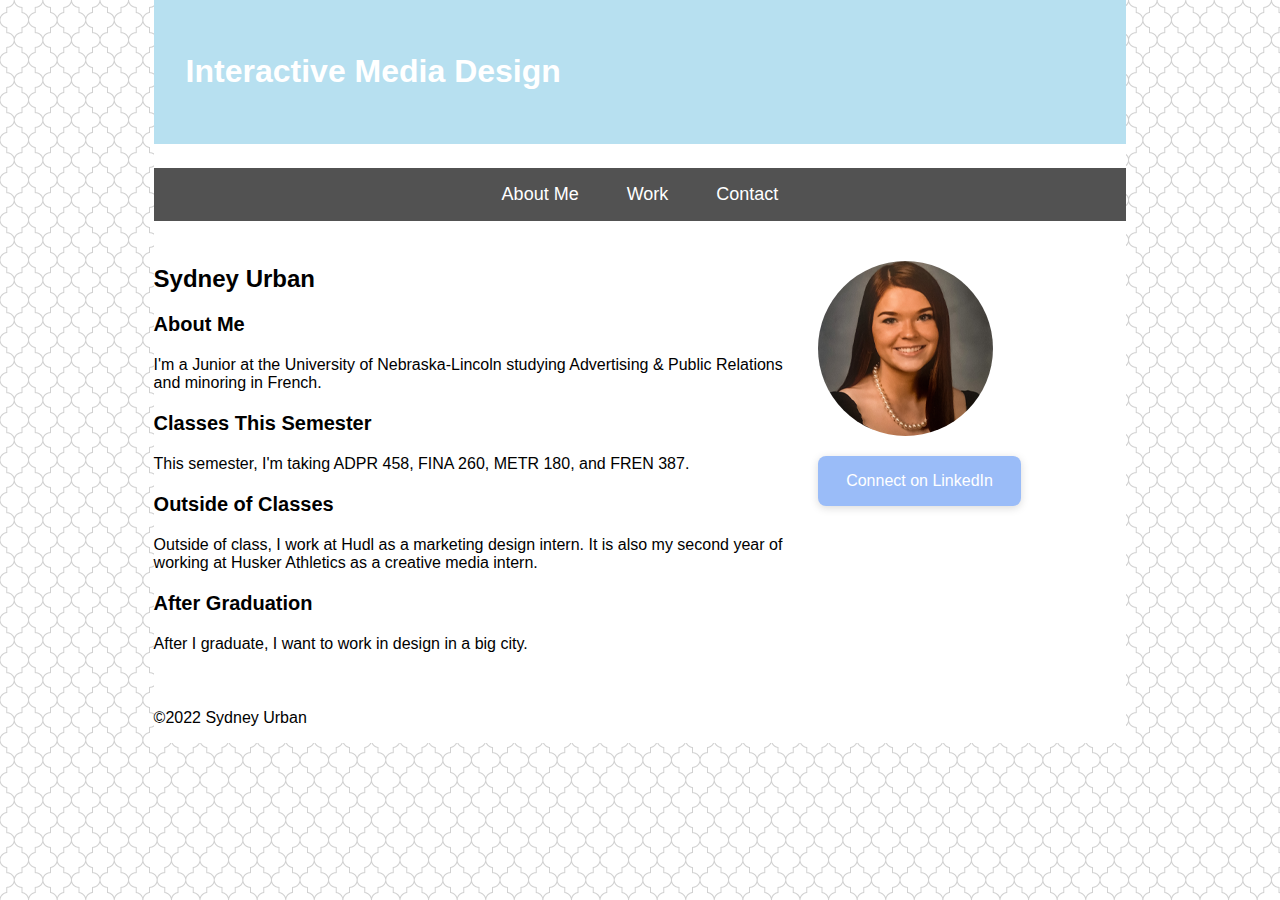
<file: assignments/index.html>
<!doctype html>
<html lang="en">
<head>
    <meta charset="UTF-8">
    <title>Assignments</title>
    <link rel="stylesheet" href="css/style.css">
</head>

<body>
    <div class="container">

    <header>
        <h1>Interactive Media Design</h1>
    </header>
<nav>
    <ul>
        <li> <a href="index.html"> About Me </a></li>
        <li> <a href="work.html"> Work </a></li>
        <li> <a href="contact.html"> Contact </a></li>
    </ul>
</nav>

<section class="col-span-8">
<h2>Sydney Urban</h2>

<h3> About Me</h3>
<p>I'm a Junior at the University of Nebraska-Lincoln studying Advertising & Public Relations and minoring in French. </p>

<h3>Classes This Semester</h3>
<p>This semester, I'm taking ADPR 458, FINA 260, METR 180, and FREN 387.</p>

<h3>Outside of Classes</h3>
<p>Outside of class, I work at Hudl as a marketing design intern. It is also my second year of working at Husker Athletics as a creative media intern. </p>

<h3>After Graduation</h3>
<p>After I graduate, I want to work in design in a big city. </p>
</section>


<aside class="col-span-4">
    <p><img src="images/headshot.png" alt="Photo of Sydney" class="circle"></p>
    <a href="https://www.linkedin.com" target="_blank" class="button">Connect on LinkedIn</a>
</aside>

<footer>
    <p>&copy;2022 Sydney Urban</p>
</footer>

</div> <!-- container closes -->
</body>
</html>
</file>
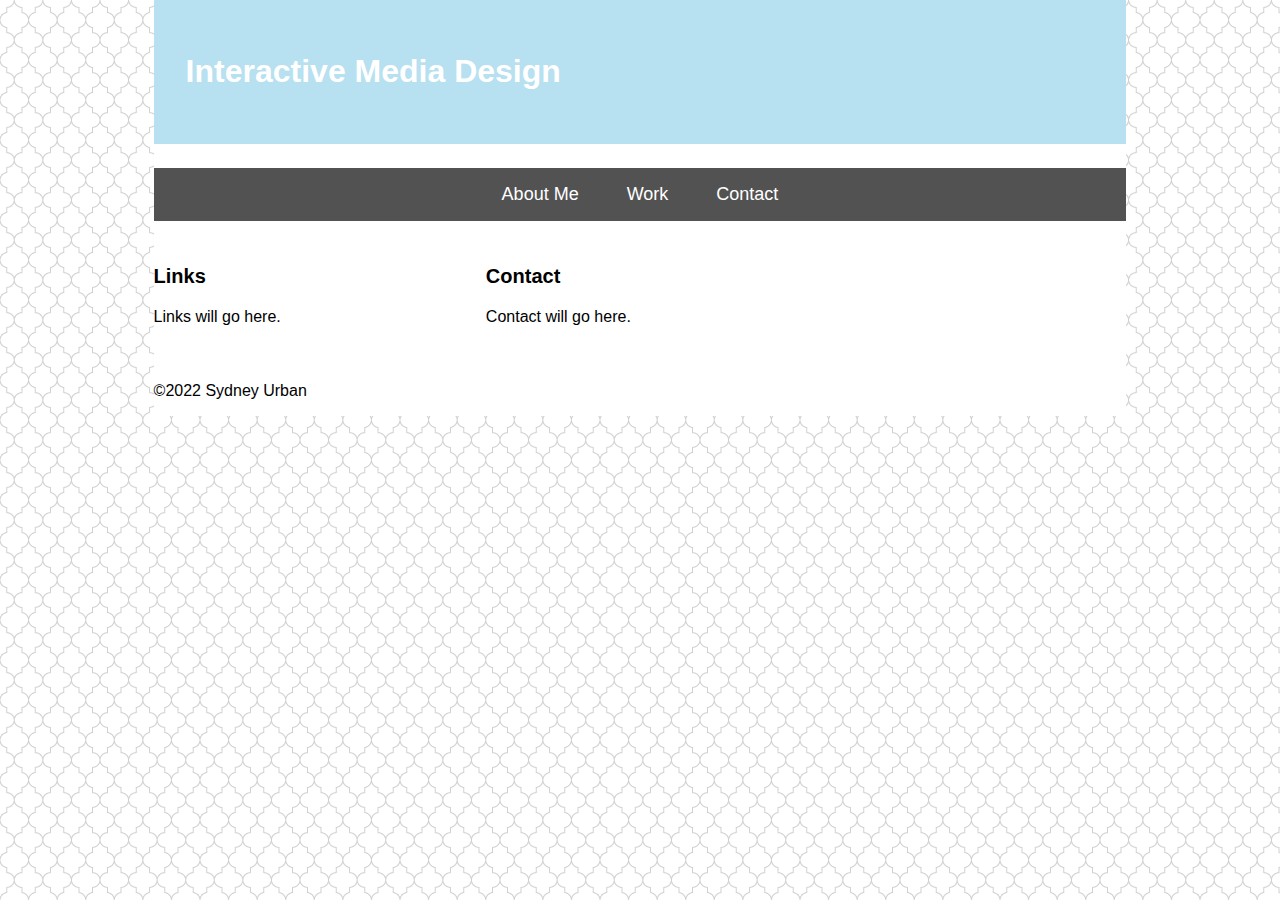
<file: assignments/contact.html>
<!doctype html>
<html lang="en">
<head>
    <meta charset="UTF-8">
    <title>Assignments</title>
    <link rel="stylesheet" href="css/style.css">
</head>

<body>
    <div class="container">

    <header>
        <h1>Interactive Media Design</h1>
    </header>
<nav>
    <ul>
        <li> <a href="index.html"> About Me </a></li>
        <li> <a href="work.html"> Work </a></li>
        <li> <a href="contact.html"> Contact </a></li>
    </ul>
</nav>



<section class="col-span-4">
<h3>Links</h3>
<p>Links will go here.</p>
</section>

<section class="col-span-8">
    <h3>Contact</h3>
    <p>Contact will go here.</p>
</section>


<footer>
    <p>&copy;2022 Sydney Urban</p>
</footer>

</div> <!-- container closes -->
</body>
</html>
</file>
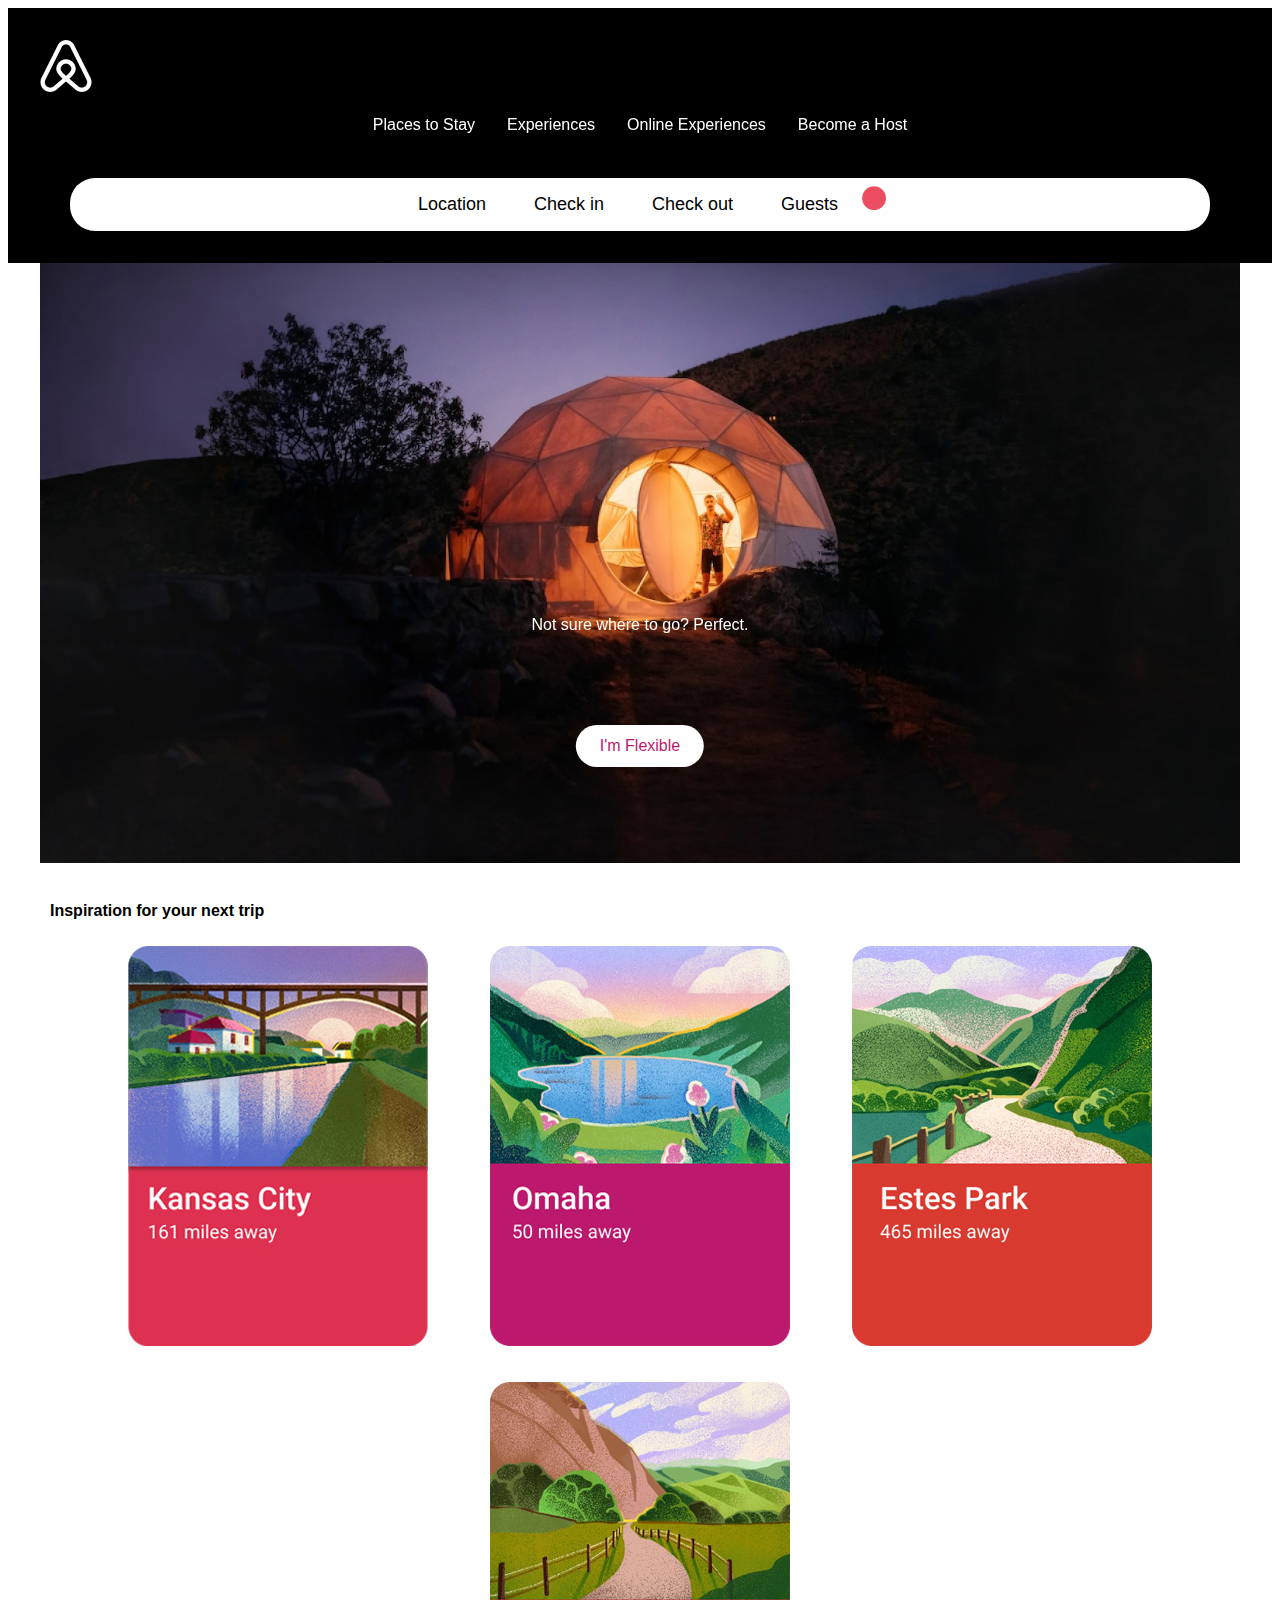
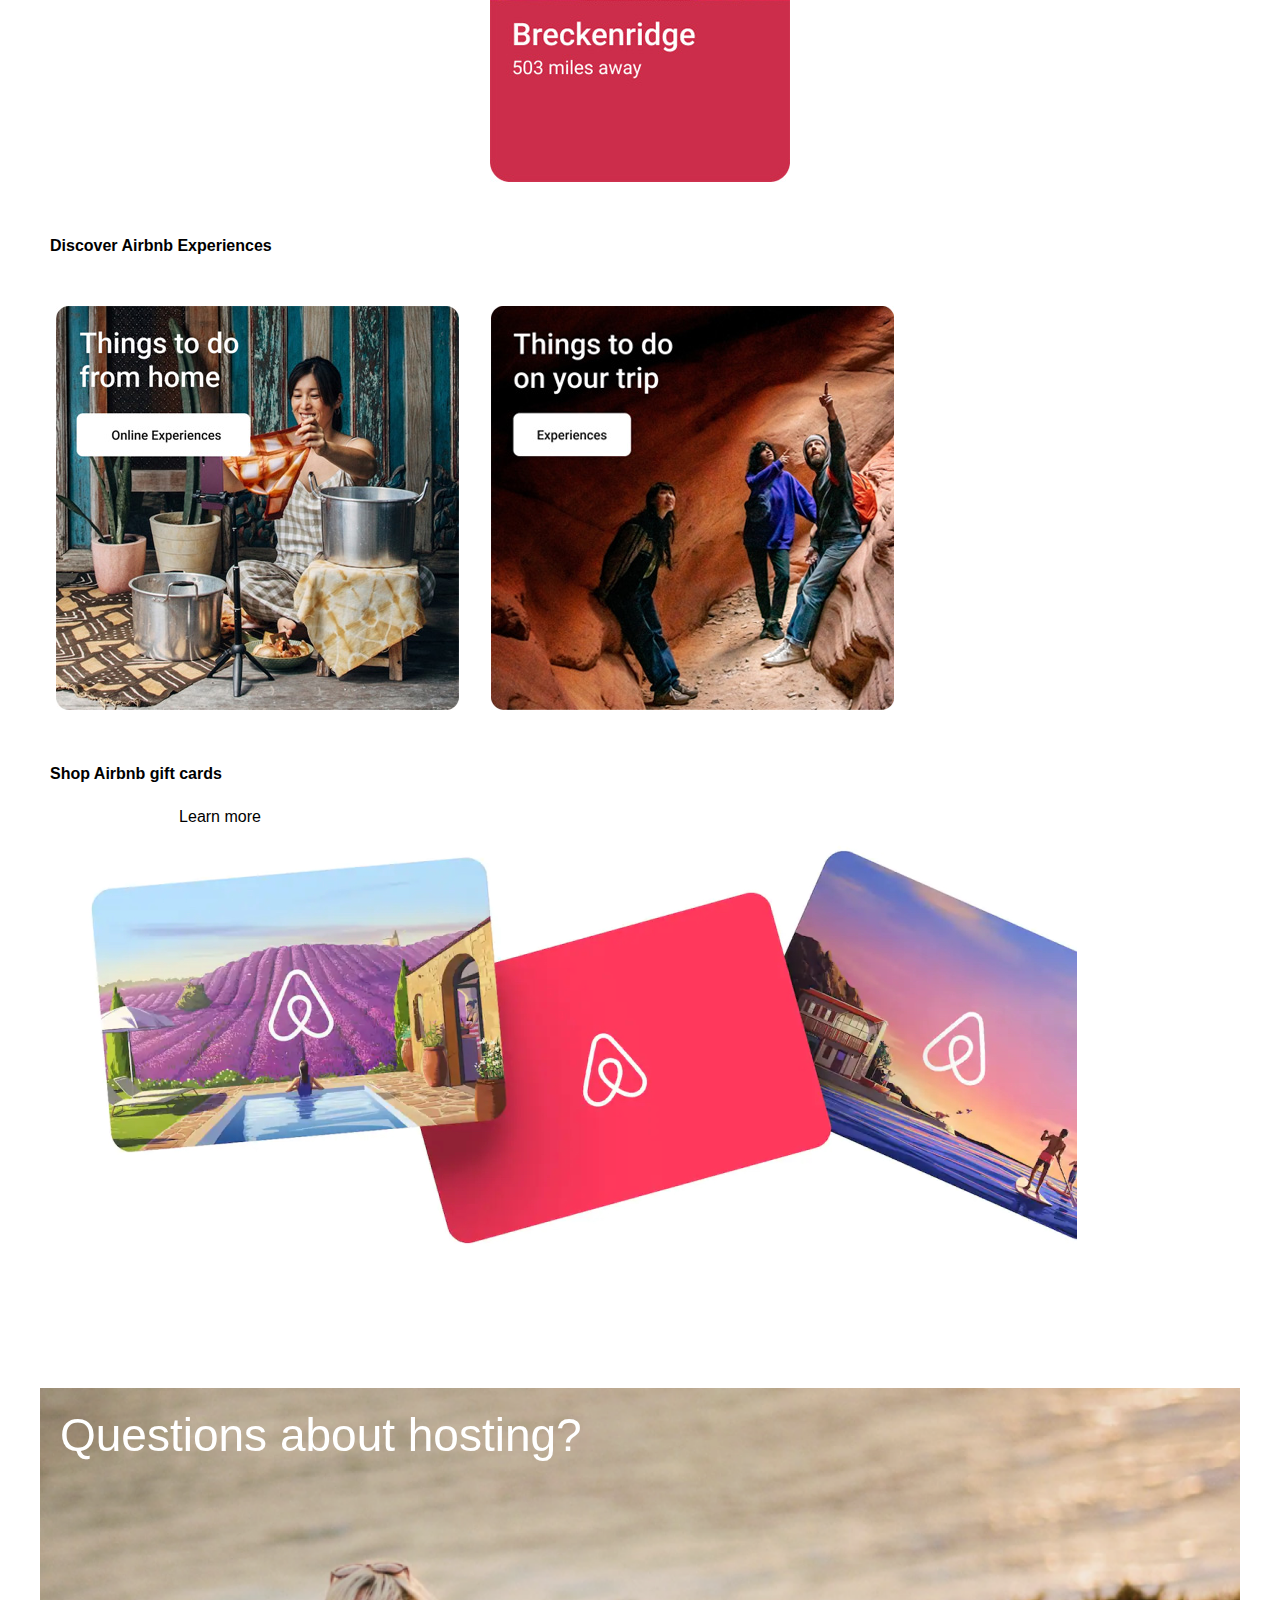
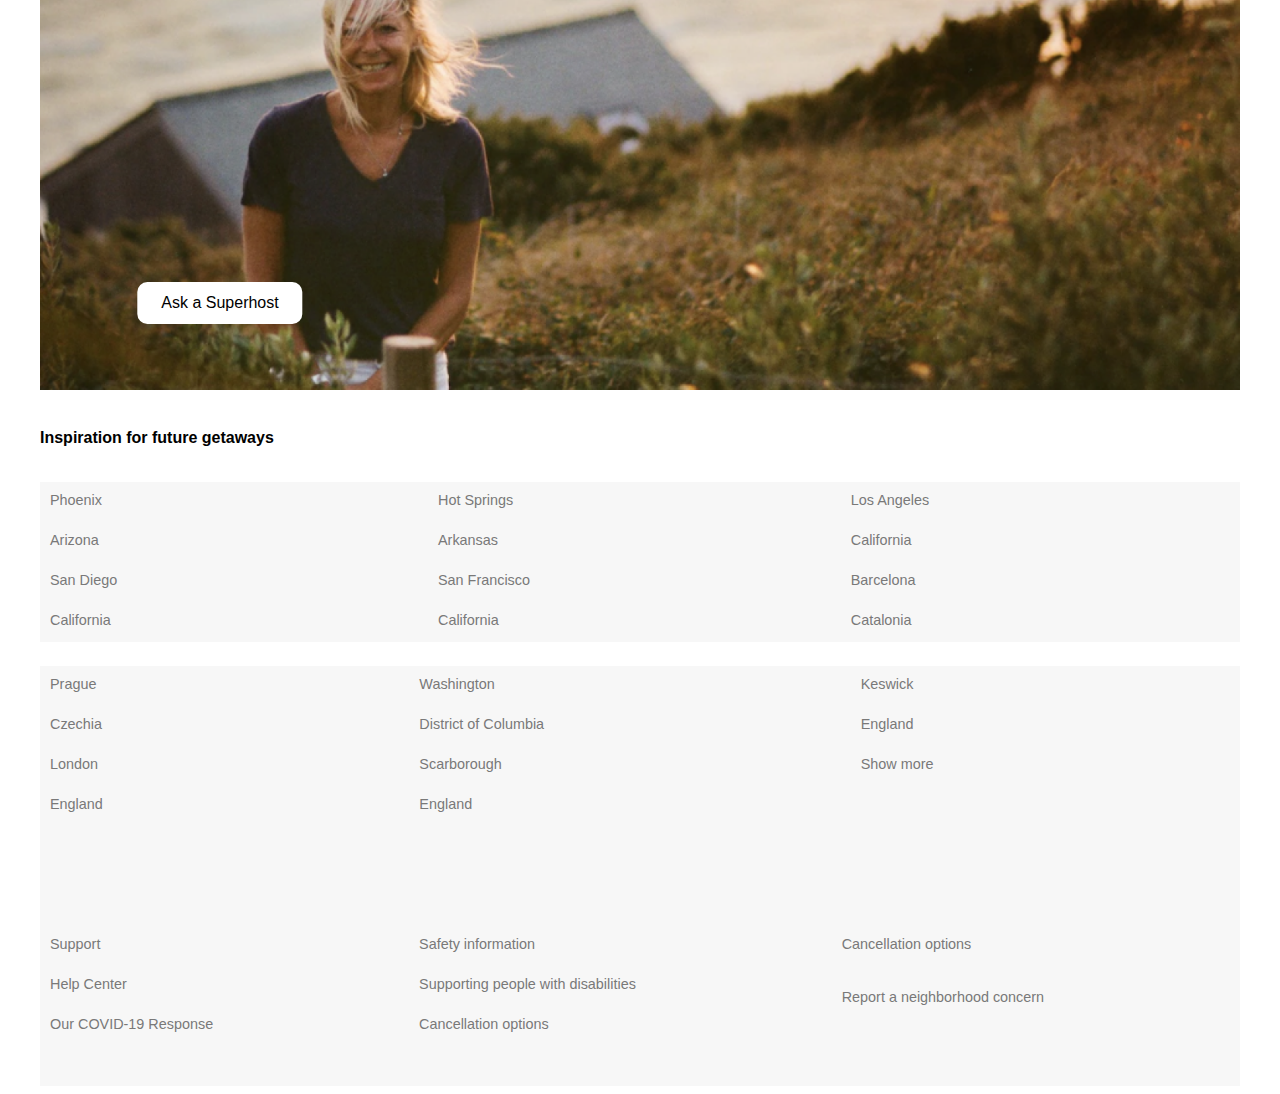
<file: assignments/project2.html>
<!doctype html>
<html lang="en">
<head>
    <meta charset="UTF-8">
    <title>Airbnb</title>
    
    <!--SEO -->
    <meta name="Airbnb" content="">
            
    <!--Icons -->
        <!-- Make iOS icon 180x180 PNG -->
        <link rel="apple-touch-icon" href="#">
        <!-- Make Shortcut icon 32x32 PNG -->
        <link rel="shortcut icon" href="#">
        
    <!-- Needed for RWD -->
        <meta name="viewport" content="width=device-width, initial-scale=1">
        
    <!-- Styles -->
        <link href="css/project2.css" rel="stylesheet">
        
</head>


<body>   
<header class="primary-color container-lg">
    <section class="site-id">
        <img src="images/airbnb-white.png">
<div class="container">
        <section class="nav2">
            <ul>
                <li><a href="#">Places to Stay</a></li>
                <li><a href="#">Experiences</a></li>
                <li><a href="#">Online Experiences</a></li>
                <li><a href="#">Become a Host</a></li>
            </ul>
        </section>

      <!-- Navigation -->
    <nav class="menu">
        <ul>
            <li><a href="#">Location</a></li>
            <li><a href="#">Check in</a></li>
            <li><a href="#">Check out</a></li>
            <li><a href="#">Guests</a></li>
            <img class="pinkcircle" src="images/pinkcircle.png">
        </ul>
    </nav>
</header> 
</div>

<div class="container">
    <!-- Hero Image -->

            <section class="image-button">
            <img class="heroimage" src="images/homepage1.png" alt="Hero Image">
            <div class="imagetext">Not sure where to go? Perfect.</div>
            <button class="btn">I'm Flexible</button>
            </section>


            <!-- Trip Cards -->
            <section class="text-center">
            <h1>Inspiration for your next trip</h1>
            </section>  
</div>

<div class="container">
    <section class="travelcards">
            <div class="card">
            <img src="images/kansascity.jpg" alt="Kansas City">
            </div>

            <div class="card">
            <img src="images/omaha.jpg" alt="Omaha">
            </div>
            <div class="card">
            <img src="images/estespark.jpg" alt="Estes Park">
            </div>

            <div class="card">
            <img src="images/breckenridge.jpg" alt="Breckenridge">
            </div>
            </section>

 <!-- Discover Airbnb Experiences -->
            <section class="text-center">
            <h1>Discover Airbnb Experiences</h1>
            </section>  

            <section class="flex-container">
            <div class="card">
            <img src="images/fromhome.jpg" alt="Things to do from home">
            </div>
            <div class="card">
            <img src="images/onyourtrip.jpg" alt="Things to do on your trip">
            </div>
            </section>


<!-- Discover Airbnb Experiences -->
            <section class="text-center">
            <h1>Shop Airbnb gift cards</h1>
            </section>  
            <section class="image-button">
            <button class="btn2"> Learn more </button>
            </section>
            <section class="col-span-3">
            <div class="image-button2">
            <img src="images/giftcards.png" alt="Gift Cards">
            </div>
            </section>

            <section class="image-button">
            <div class="top-left">Questions about hosting?</div>
            <img class="hosting" src="images/hosting.png" alt="Hosting">
            <button class="btn2">Ask a Superhost </button>
            </section>



            <h1>Inspiration for future getaways</h1>
 
        <ul class="list">
            <li class="col1">Phoenix</li>
            <li class="col1">Arizona</li>
            <li class="col1">San Diego</li>
            <li class="col1">California</li>
            <li class="col1">Hot Springs</li>
            <li class="col1">Arkansas</li>
            <li class="col1">San Francisco</li>
            <li class="col1">California</li>
            <li class="col1">Los Angeles</li>
            <li class="col1">California</li>
            <li class="col1">Barcelona</li>
            <li class="col1">Catalonia</li>
        </ul>

        <ul class="list">
            <li class="col1">Prague</li>
            <li class="col1">Czechia</li>
            <li class="col1">London</li>
            <li class="col1">England</li>
            <li class="col1">Washington</li>
            <li class="col1">District of Columbia</li>
            <li class="col1">Scarborough</li>
            <li class="col1">England</li>
            <li class="col1">Keswick</li>
            <li class="col1">England</li>
            <li class="col1">Show more</li>
            <li class="col1"></li>
        </ul>



</div>
 <!-- Footer  -->
<div class="container">
    <footer>
        <ul class="list">
            <li class="col1">Support</li>
            <li class="col1">Help Center</li>
            <li class="col1">Our COVID-19 Response</li>
            <li class="col1"></li>
            <li class="col1">Safety information</li>
            <li class="col1">Supporting people with disabilities</li>
            <li class="col1">Cancellation options</li>
            <li class="col1"> </li>
            <li class="col1">Cancellation options</li>
            <li class="col1">Report a neighborhood concern</li>
            <li class="col1"></li>
        </ul>
    </footer>
</div>

</body>
</html>
</file>
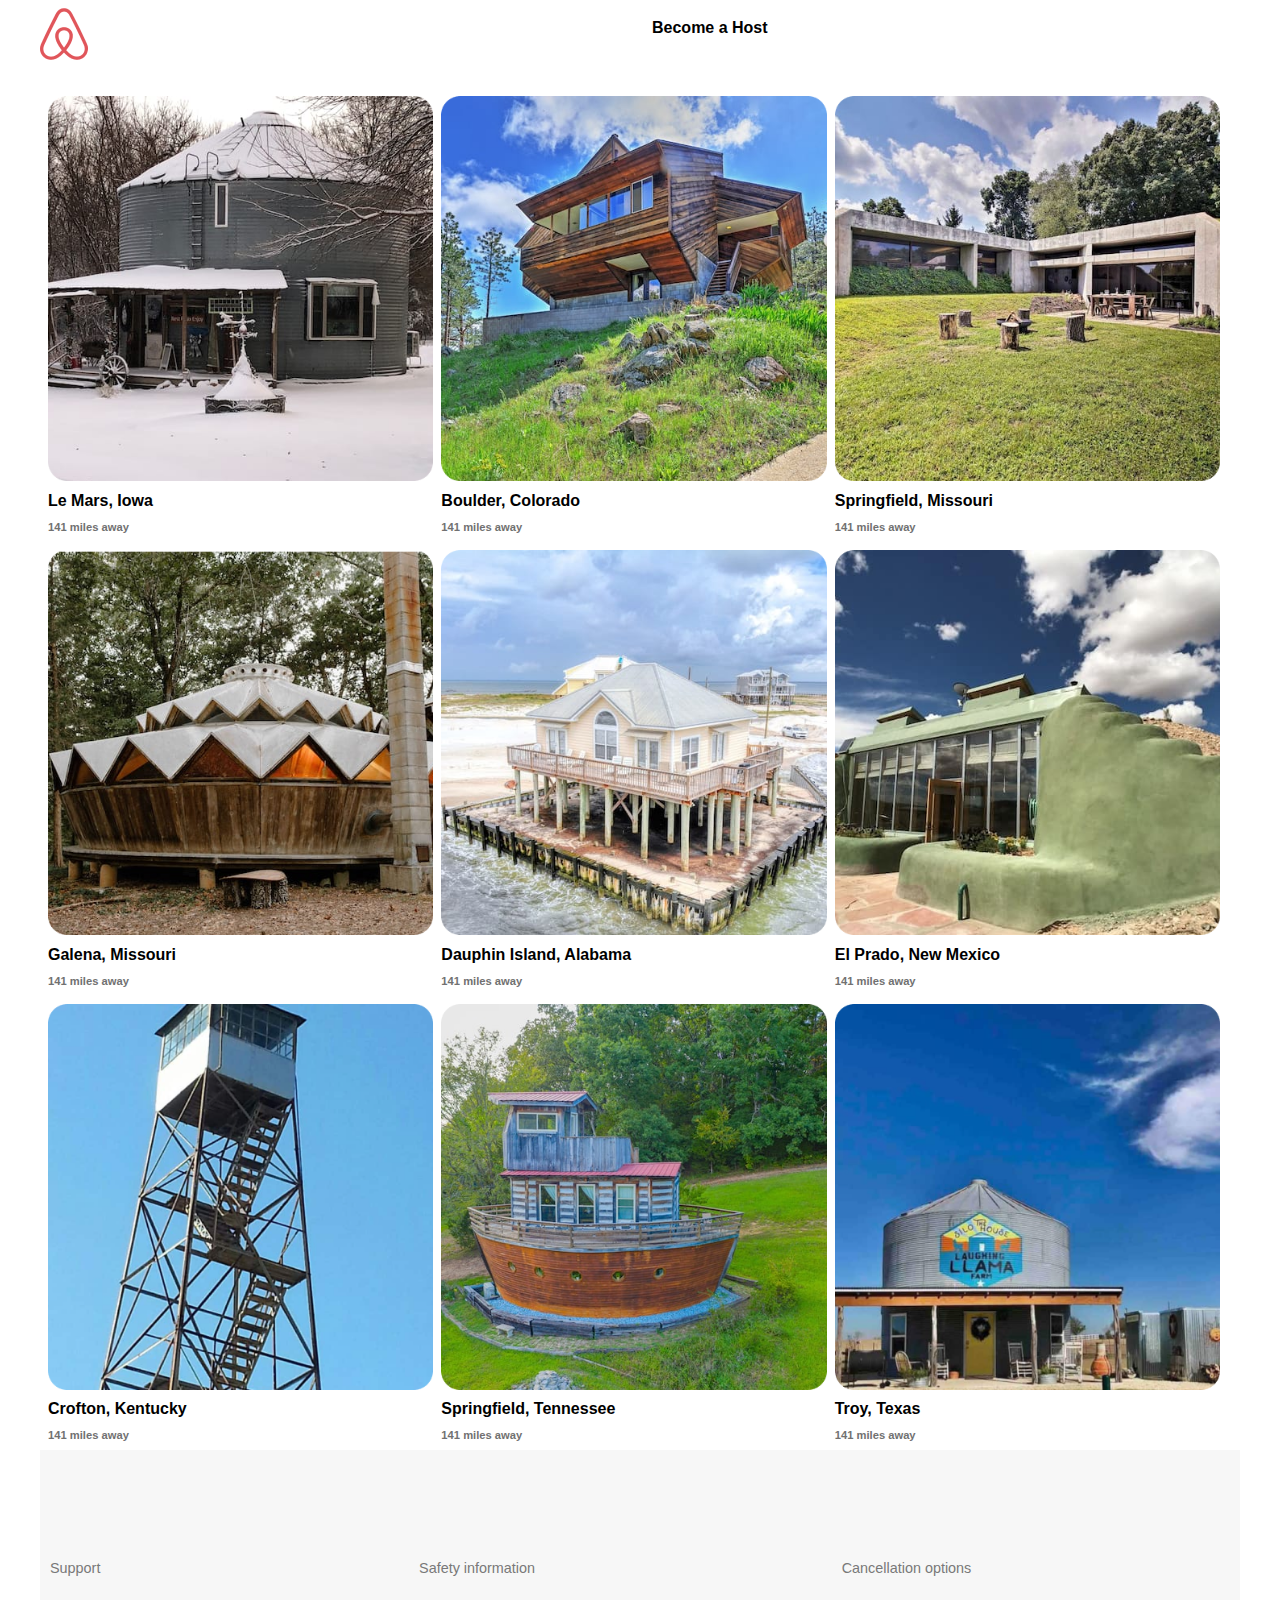
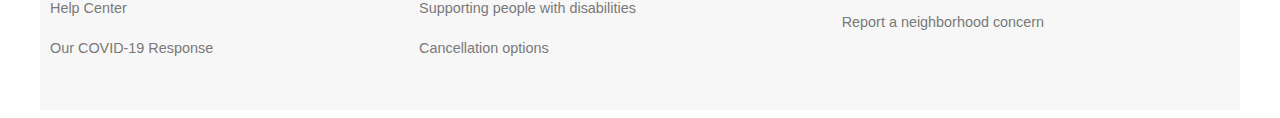
<file: assignments/project2p2.html>
<!doctype html>
<html lang="en">
<head>
    <meta charset="UTF-8">
    <title>Page Template Title</title>        

    <!-- Needed for RWD -->
        <meta name="viewport" content="width=device-width, initial-scale=1">

    <!-- Styles -->
        <link href="css/project2.css" rel="stylesheet">
        
</head>
<body>   
<div class="container">

    <section class="col-span-6">
        <img src="images/airbnb-color.png">
    </section>

    <section class="col-span-6">
        <h1 style="padding-right: 10px;">Become a Host</h1>

    </section>

    <div class="row"> 
        <div class="column">
          <img src="images/place1.png">
          <h1>Le Mars, Iowa</h1>
          <h2>141 miles away</h2>
          <img src="images/place4.png">
          <h1>Galena, Missouri</h1>
          <h2>141 miles away</h2>
          <img src="images/place7.png">
          <h1>Crofton, Kentucky</h1>
          <h2>141 miles away</h2>
        </div>
        <div class="column">
          <img src="images/place2.png">
          <h1>Boulder, Colorado</h1>
          <h2>141 miles away</h2>
          <img src="images/place5.png">
          <h1>Dauphin Island, Alabama</h1>
          <h2>141 miles away</h2>
          <img src="images/place8.png"> 
          <h1>Springfield, Tennessee</h1>
          <h2>141 miles away</h2>
        </div> 
        <div class="column">
            <img src="images/place3.png">
            <h1>Springfield, Missouri</h1>
            <h2>141 miles away</h2>
            <img src="images/place6.png">
            <h1>El Prado, New Mexico</h1>
            <h2>141 miles away</h2>
            <img src="images/place9.png"> 
            <h1>Troy, Texas</h1>
            <h2>141 miles away</h2>
        </div>
      </div>


</div><!--close container --> 

<div class="container">
    <footer>
        <ul class="list">
            <li class="col1">Support</li>
            <li class="col1">Help Center</li>
            <li class="col1">Our COVID-19 Response</li>
            <li class="col1"></li>
            <li class="col1">Safety information</li>
            <li class="col1">Supporting people with disabilities</li>
            <li class="col1">Cancellation options</li>
            <li class="col1"> </li>
            <li class="col1">Cancellation options</li>
            <li class="col1">Report a neighborhood concern</li>
            <li class="col1"></li>
        </ul>
    </footer>
</div>

</body>
</html>
</file>
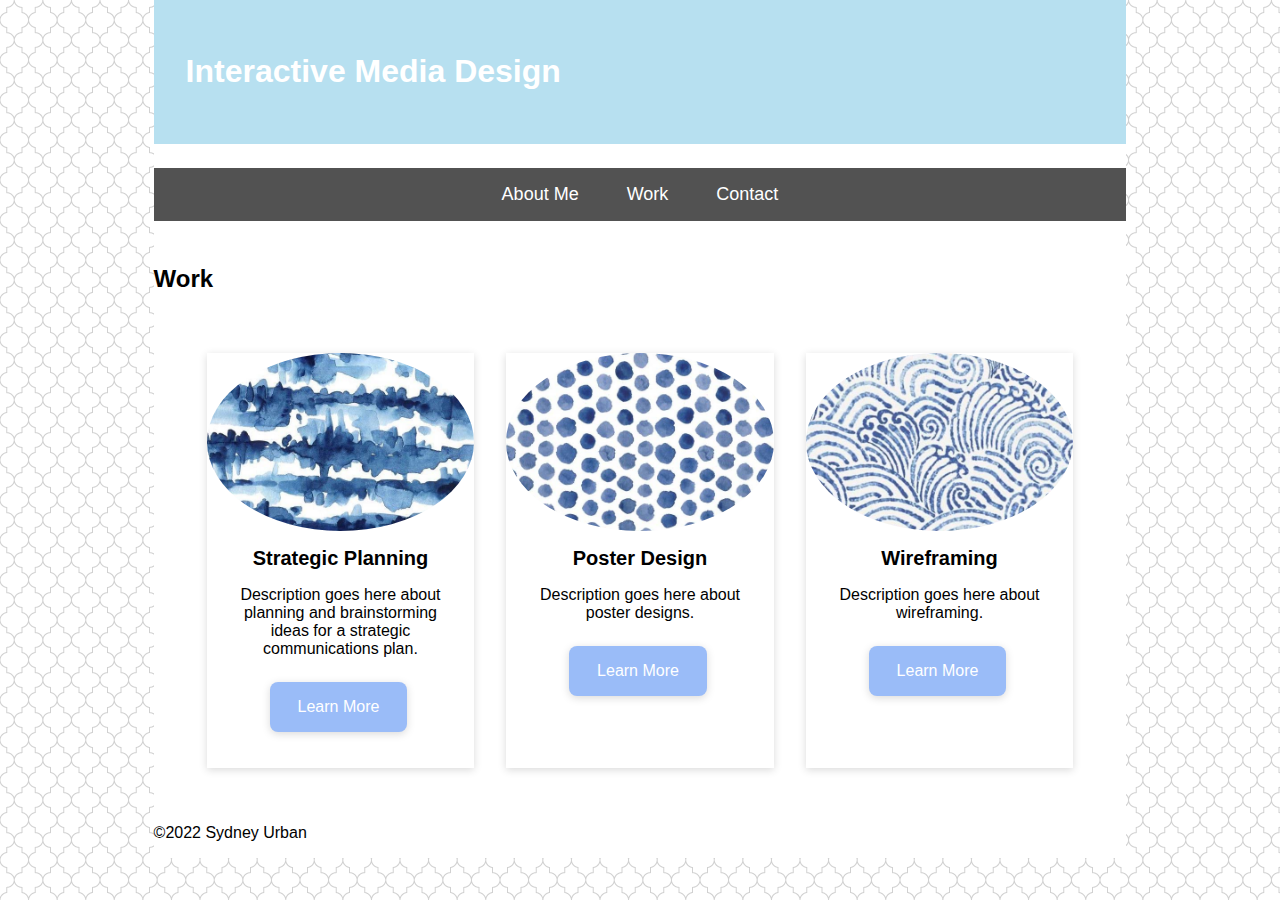
<file: assignments/work.html>
<!doctype html>
<html lang="en">
<head>
    <meta charset="UTF-8">
    <title>Assignments</title>
    <link rel="stylesheet" href="css/style.css">
</head>

<body>
    <div class="container">

    <header>
        <h1>Interactive Media Design</h1>
    </header>
<nav>
    <ul>
        <li> <a href="index.html"> About Me </a></li>
        <li> <a href="work.html"> Work </a></li>
        <li> <a href="contact.html"> Contact </a></li>
    </ul>
</nav>

<section>
<h2>Work</h2>
</section>



<section class="work-section">
    <div class="card">
        <img src="images/work_sketch.jpg" alt="Strategic Planning">
        <h3 class="card-title">Strategic Planning</h3>
        <p class="card-text">Description goes here about planning and brainstorming ideas for a strategic communications plan.</p>
        <a href="#" class="button">Learn More</a>
    </div>

    <div class="card">
        <img src="images/work_posters.jpg" alt="Poster Design">
        <h3 class="card-title">Poster Design</h3>
        <p class="card-text">Description goes here about poster designs.</p>
        <a href="#" class="button">Learn More</a>
    </div>

    <div class="card">
        <img src="images/work_wires.jpg" alt="Wireframing">
        <h3 class="card-title">Wireframing</h3>
        <p class="card-text">Description goes here about wireframing.</p>
        <a href="#" class="button">Learn More</a>
    </div>
</section>



<footer>
    <p>&copy;2022 Sydney Urban</p>
</footer>

</div> <!-- container closes -->
</body>
</html>
</file>
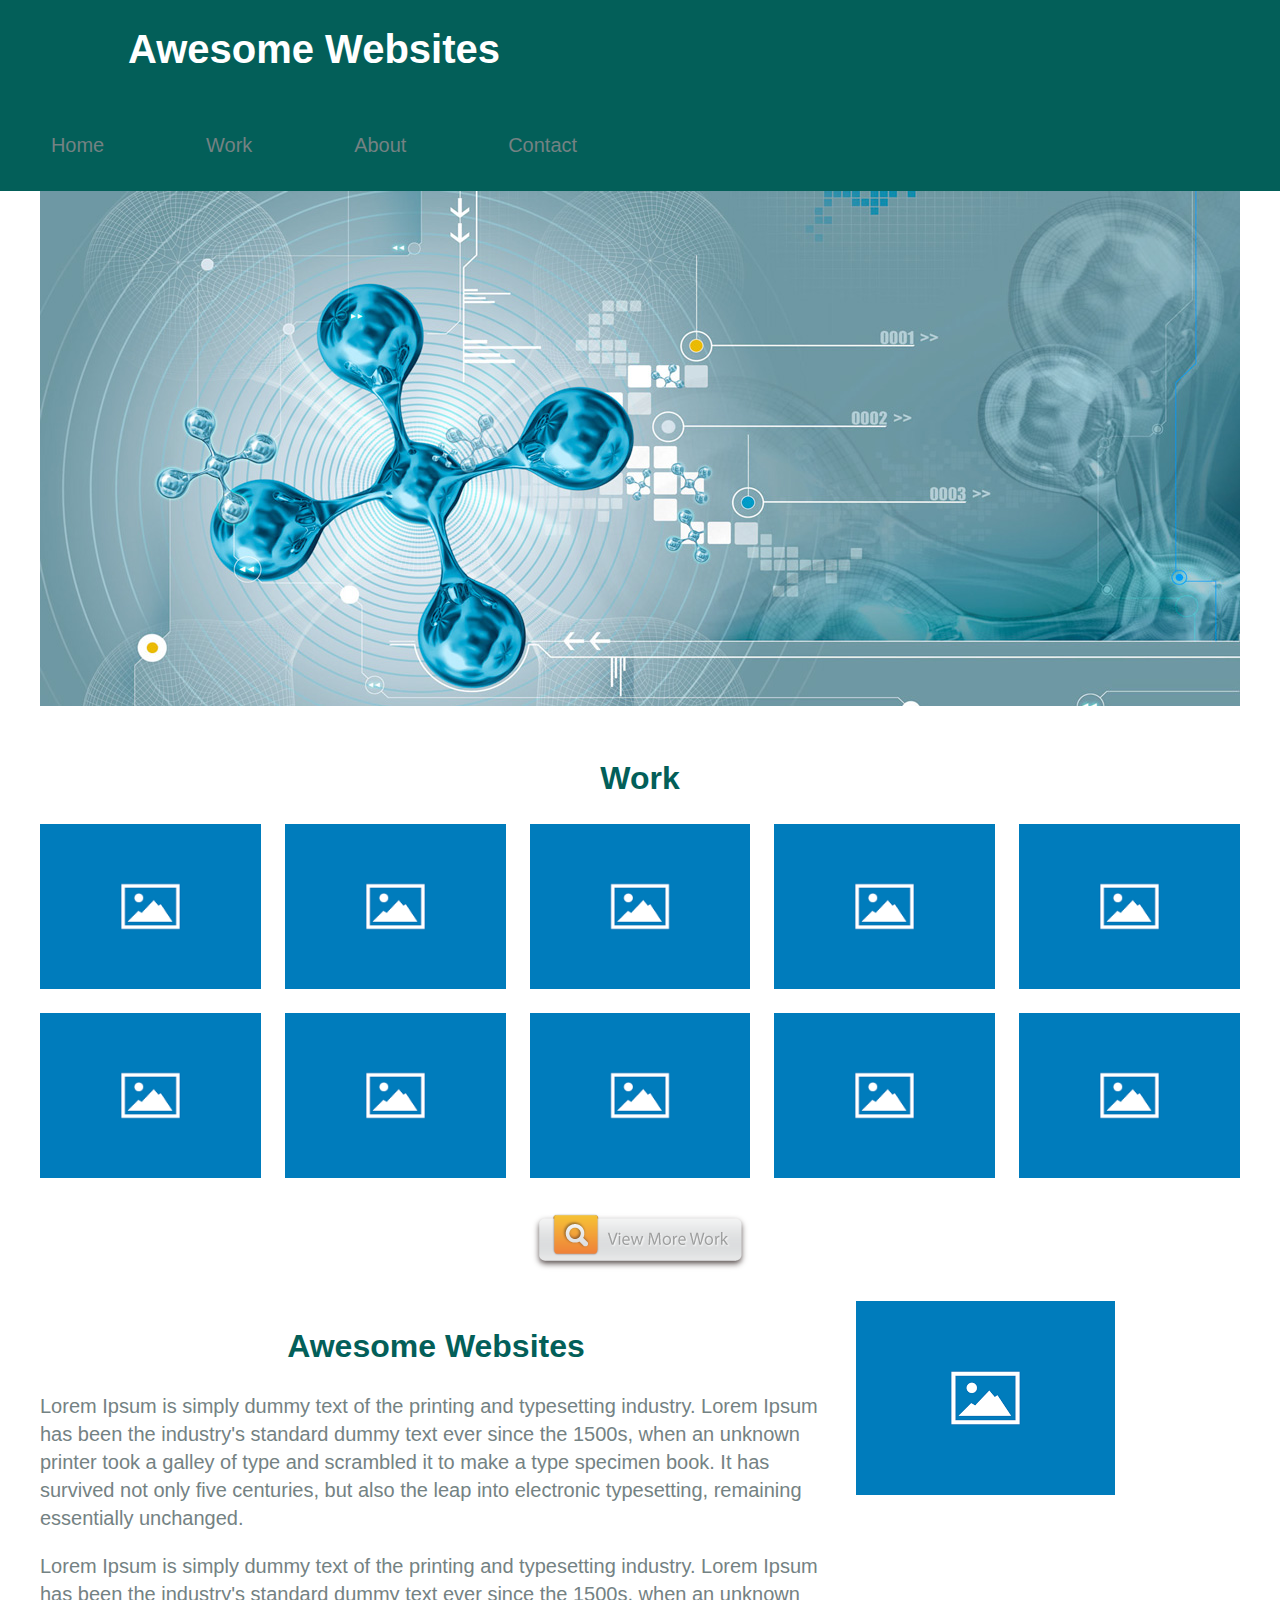
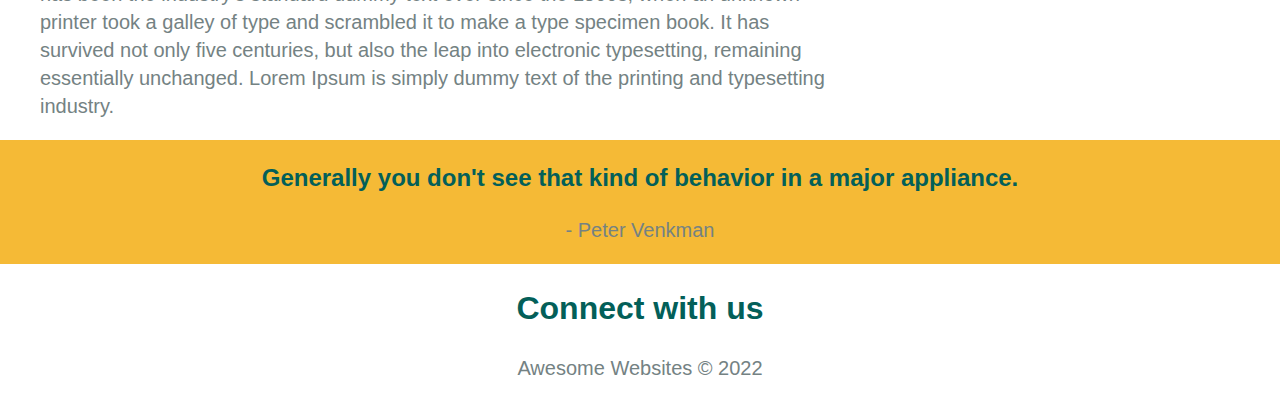
<file: assignments/class_template/class_template.html>
<!doctype html>
<html lang="en">
<head>
    <meta charset="UTF-8">
    <title>Page Template Title</title>
    
    <!--SEO -->
    <meta name="description" content="">
            
    <!--Icons -->
        <!-- Make iOS icon 180x180 PNG -->
        <link rel="apple-touch-icon" href="#">
        <!-- Make Shortcut icon 32x32 PNG -->
        <link rel="shortcut icon" href="#">
        
    <!-- Needed for RWD -->
        <meta name="viewport" content="width=device-width, initial-scale=1">
        
    <!-- Styles -->
        <link href="css/inclass.css" rel="stylesheet">
        
    <!-- jQuery Scripts -->
        <script src="https://ajax.googleapis.com/ajax/libs/jquery/1.12.4/jquery.min.js"></script>
        <script>
            $(document).ready(function(){
            
                });
        </script>
</head>

<body>   
<header class="primary-color container-lg">
    <section class="site-id">
        <h1 class="text-center">Awesome Websites</h1>
      <!-- Navigation -->
    <nav class="menu">
        <ul>
            <li><a href="#">Home</a></li>
            <li><a href="#">Work</a></li>
            <li><a href="#">About</a></li>
            <li><a href="#">Contact</a></li>
        </ul>
    </nav>
</header> 
<div class="container">
    <!-- Hero Image -->

    <section>
        <img src="images/promoGraphic.jpg" alt="Awesome Website Hero Promo">
    </section>


    <!-- Work -->
    <section class="text-center">
    <h2>Work</h2>

        <div class="portfolio">
            <img src="images/thumb.png" alt="Project 1">
            <img src="images/thumb.png" alt="Project 1">
            <img src="images/thumb.png" alt="Project 1">
            <img src="images/thumb.png" alt="Project 1">
            <img src="images/thumb.png" alt="Project 1">
            <img src="images/thumb.png" alt="Project 1">
            <img src="images/thumb.png" alt="Project 1">
            <img src="images/thumb.png" alt="Project 1">
            <img src="images/thumb.png" alt="Project 1">
            <img src="images/thumb.png" alt="Project 1">
        </div>



            <img src="images/button.png" alt="View More Work">

    </section>  

    <!-- Content -->
    <section class="company">
        <h2 class="text-center">Awesome Websites</h2>
        
        <p>Lorem Ipsum is simply dummy text of the printing and typesetting industry. 
        Lorem Ipsum has been the industry's standard dummy text ever since the 1500s, 
        when an unknown printer took a galley of type and scrambled it to make a type 
        specimen book. It has survived not only five centuries, but also the leap into 
        electronic typesetting, remaining essentially unchanged.</p>
        
        <p>Lorem Ipsum is simply dummy text of the printing and typesetting industry. 
        Lorem Ipsum has been the industry's standard dummy text ever since the 1500s, 
        when an unknown printer took a galley of type and scrambled it to make a type 
        specimen book. It has survived not only five centuries, but also the leap into 
        electronic typesetting, remaining essentially unchanged. Lorem Ipsum is simply 
        dummy text of the printing and typesetting industry. </p>
    </section>   
    <aside class="company-image">
        <img src="images/thumb.png" alt="Company Thumbnail">
    </aside>
</div><!--close container --> 

    <!-- Quote -->
<div class="highlight-color container-lg">
    <section class="text-center">
        <h3>Generally you don't see that kind of behavior in a major appliance.</h3>
        <p>- Peter Venkman</p>
    </section>
</div>

 <!-- Footer  -->
<div class="container">
    <footer class="text-center">
        <h2>Connect with us</h2>
        <p>Awesome Websites &copy; 2022</p>
    </footer>
</div>

</body>
</html>
</file>
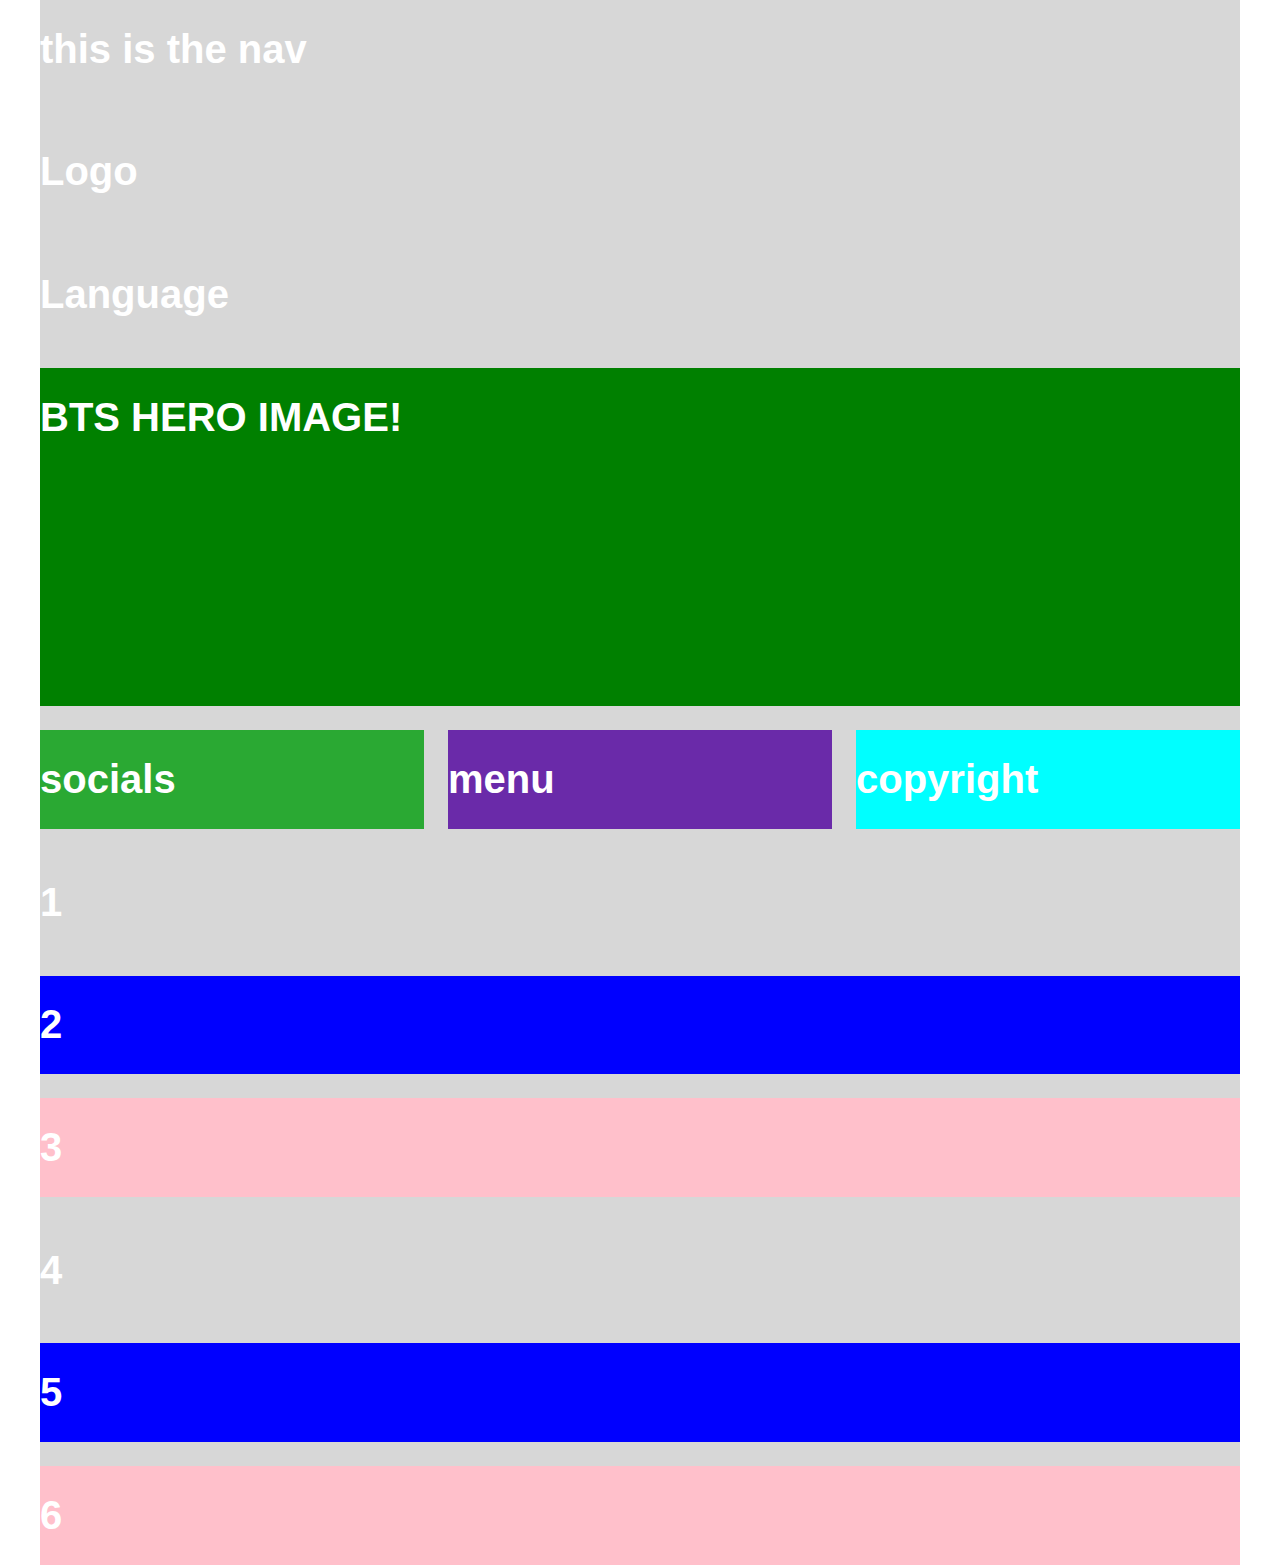
<file: assignments/class_template/grid1.html>
<!doctype html>
<html lang="en">
<head>
    <meta charset="UTF-8">
    <title>Page Template Title</title>        

    <!-- Needed for RWD -->
        <meta name="viewport" content="width=device-width, initial-scale=1">

    <!-- Styles -->
        <link href="css/grid.css" rel="stylesheet">
        
</head>

<body>   
<div class="container">

    <section class="col-span-4">
        <h1> this is the nav<h1>
    </section>

    <section class="col-span-4">
        <h1>Logo</h1>
    </section>

    <section class="col-span-4">
        <h1> Language </h1>
    </section>

    <section class="main">
    <h1>BTS HERO IMAGE!
    </h1>
    </section>

    <section class="socials">
    <h1>socials</h1>
    </section>

    <section class="menu">
        <h1>menu</h1>
    </section>

    <section class="copyright">
        <h1>copyright</h1>
    </section>

    <section class="col-span-2 green">
        <h1>1</h1>
    </section>

    <section class="col-span-2 blue">
        <h1>2</h1>
    </section>

    <section class="col-span-2 pink">
        <h1>3</h1>
    </section>

    <section class="col-span-2 green">
        <h1>4</h1>
    </section>

    <section class="col-span-2 blue">
        <h1>5</h1>
    </section>

    <section class="col-span-2 pink">
        <h1>6</h1>
    </section>
        
</div> <!--close container --> 



</body>
</html>
</file>
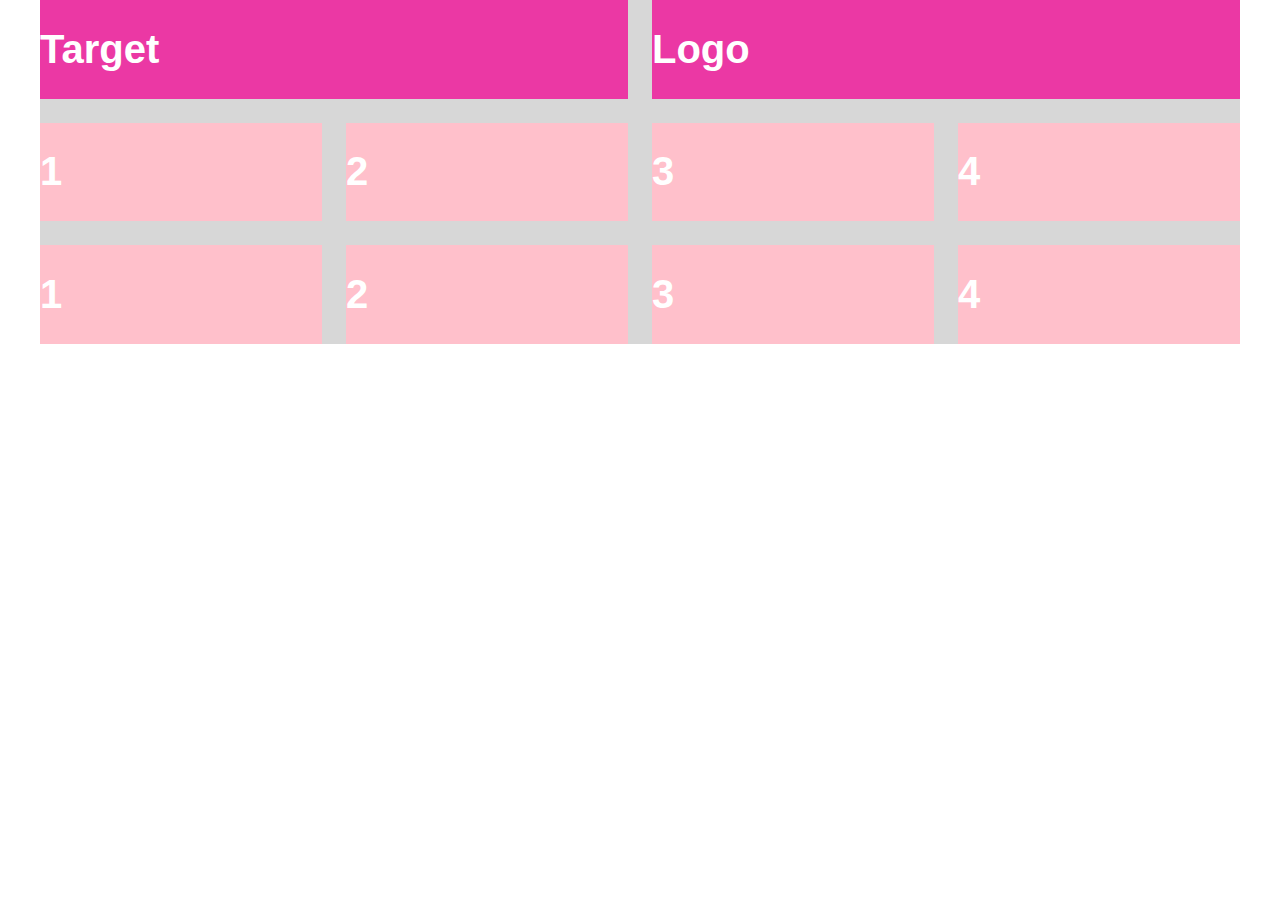
<file: assignments/class_template/grid2.html>
<!doctype html>
<html lang="en">
<head>
    <meta charset="UTF-8">
    <title>Page Template Title</title>        

    <!-- Needed for RWD -->
        <meta name="viewport" content="width=device-width, initial-scale=1">

    <!-- Styles -->
        <link href="css/grid.css" rel="stylesheet">
        
</head>
<body>   
<div class="container">

    <section class="col-span-6">
        <h1> Target <h1>
    </section>

    <section class="col-span-6">
        <h1>Logo</h1>
    </section>



    <section class="col-span-3 pink">
        <h1>1</h1>
    </section>

    <section class="col-span-3 pink">
        <h1>2</h1>
    </section>

    <section class="col-span-3 pink">
        <h1>3</h1>
    </section>

    <section class="col-span-3 pink">
        <h1>4</h1>
    </section>


    <section class="col-span-3 pink">
        <h1>1</h1>
    </section>

    <section class="col-span-3 pink">
        <h1>2</h1>
    </section>

    <section class="col-span-3 pink">
        <h1>3</h1>
    </section>

    <section class="col-span-3 pink">
        <h1>4</h1>
    </section>
</div><!--close container --> 
</body>
</html>
</file>
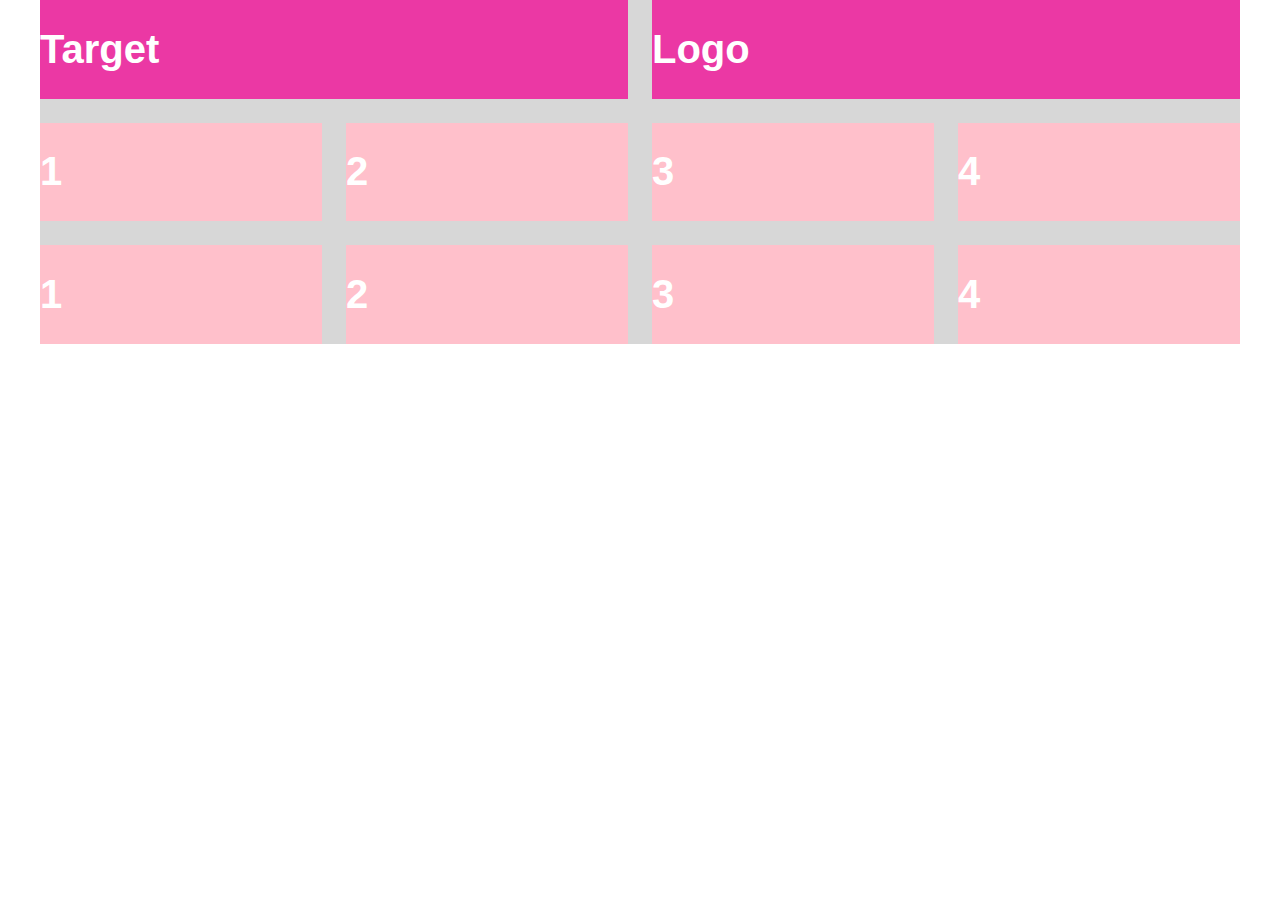
<file: assignments/class_template/grid3.html>
<!doctype html>
<html lang="en">
<head>
    <meta charset="UTF-8">
    <title>Page Template Title</title>        

    <!-- Needed for RWD -->
        <meta name="viewport" content="width=device-width, initial-scale=1">

    <!-- Styles -->
        <link href="css/grid3.css" rel="stylesheet">
        
</head>
<body>   
<div class="container">

    <section class="col-span-6">
        <h1> Target <h1>
    </section>

    <section class="col-span-6">
        <h1>Logo</h1>
    </section>



    <section class="col-span-3 pink">
        <h1>1</h1>
    </section>

    <section class="col-span-3 pink">
        <h1>2</h1>
    </section>

    <section class="col-span-3 pink">
        <h1>3</h1>
    </section>

    <section class="col-span-3 pink">
        <h1>4</h1>
    </section>


    <section class="col-span-3 pink">
        <h1>1</h1>
    </section>

    <section class="col-span-3 pink">
        <h1>2</h1>
    </section>

    <section class="col-span-3 pink">
        <h1>3</h1>
    </section>

    <section class="col-span-3 pink">
        <h1>4</h1>
    </section>
</div><!--close container --> 
</body>
</html>
</file>
<file: assignments/css/style.css>
*{
    font-family: sans-serif;
    box-sizing: border-box;

}


body {
    margin: 0 10%;
    background-image: url("../images/bg.png");
    }

header {
background-color: rgb(183, 224, 240);
color: white;
padding: 2rem;
}
    h1  {
    font-size: 2rem;
    }
    h2 {
    font-size: 1.5rem;
    }
    h3 {
        font-size: 1.25rem;
    }
    img {
        border-radius: 50%;
        max-width: 100%;
      }

a:link, a:visited {
    color:#9abcf8;
    text-decoration: none; 
}

a:hover {
    color:#6e8fc7;
    text-decoration: underline;
}

/* Layout */

.container {
    display: grid;
    gap: 1.5rem;
    grid-template-columns: repeat(12, 1fr);
    background-color: white;
    margin: 0 auto;
    width: min(95%, 75rem);
}

.container > * {
    grid-column: span 12;

}


/* Navigation Using Flexboxes */

nav {
    background-color: #525252;
    padding: 0 1rem;
    display: flex;
    justify-content: center;
    position: sticky;
    top: 0;
}

nav ul {
    margin: 0;
    padding: 0;
    list-style: none;
    display: flex;
    flex-flow: row wrap;
}

nav li {
    margin: 0 0.5rem;
}

nav a:link, nav a:visited {
    color: white;
    text-decoration: none;
    font-size: 1.125rem;
    padding: 1rem;
    display: block;
    transition: ease-in-out 250ms;
}

nav a:hover {
    background-color: #9abcf8;
    color: white;

}



/* Components */
.button:link, .button:visited {
    color: white;
    background-color: #9abcf8;
    padding: 1rem 1.75rem;
    text-align: center;
    text-decoration: none;
    border-radius: 0.5rem;
    box-shadow: 0 .125rem .5rem rgba(0, 0, 0, .15);
    display: inline-block;
    margin: 0 .25rem .25rem 0;
    transition: background-color 0.25s ease;
}

.button:hover {
    background-color: #6e8fc7;
}

.card {
    text-align: center;
    margin: 1rem;
    padding-bottom: 2rem;
    box-shadow: 0 .125rem .5rem rgba(0, 0, 0, .15);
}

.card-title {
    margin: 0.75rem 0 0 0;
    padding: 0 2rem 0.5rem;
}

.card-text{
    margin: 0.5rem 0 1rem 0;
    padding: 0 2rem 0.5rem;
}




/* Desktop Layout */

@media screen and (min-width: 40rem) {
    .col-span-8{
        grid-column: span 8; 
    }
    .col-span-4{
        grid-column: span 4; 
    } 
    .work-section {
        display: flex;
        justify-content: center;
        flex-flow: row wrap;
    }
    .card {
        flex-basis: 27.5%;
    }
    
}
</file>
<file: assignments/css/project2.css>
* {
    font-family: -apple-system, BlinkMacSystemFont, 'Segoe UI', Roboto, Oxygen, Ubuntu, Cantarell, 'Open Sans', 'Helvetica Neue', sans-serif;
    box-sizing: border-box;
}

body {
    /* margin: 0 10%; */
    background-color: white;
    }

.text-center {
    text-align: left;
    text-decoration: none;
    padding-left: 10px;
}

h1  {
font-size: 1rem;
}
h2 {
font-size: 0.7rem;
color: #717171;
}
h3 {
    font-size: 1.25rem;
}

/* only on the home page */
.pinkcircle {
    max-width: 2.5rem;
    max-height: 2.5rem;
    padding-top: 0.5rem;
    padding-bottom: 0.5rem;
    float: left;

}
.heroimage {
    max-width: 100%;
    width: 100%;
    z-index: 0;
}
.image-button {
    position: relative;
    width: 100%;
  }
  .image-button img {
    width: 100%;
    height: auto;
  }
  .image-button .btn {
    position: absolute;
    top: 80%;
    left: 50%;
    transform: translate(-50%, -50%);
    -ms-transform: translate(-50%, -50%);
    background-color: white;
    color: #BC196D;
    font-size: 16px;
    padding: 12px 24px;
    border: none;
    cursor: pointer;
    border-radius: 25px;
  }

  .imagetext {
    position: absolute;
    top: 60%;
    left: 50%;
    transform: translate(-50%, -50%);
    -ms-transform: translate(-50%, -50%);
    color: white;
    font-size: 16px;
    padding: 12px 24px;
    border: none;
    cursor: pointer;
    border-radius: 25px;
  }

  .image-button .btn2 {
    position: absolute;
    top: 85%;
    left: 15%;
    transform: translate(-50%, -50%);
    -ms-transform: translate(-50%, -50%);
    background-color: white;
    color: black;
    font-size: 16px;
    padding: 12px 24px;
    border: none;
    cursor: pointer;
    border-radius: 10px;
  }
  .top-left {
    position: absolute;
    top: 20px;
    left: 20px;
    color: white;
    font-size: 46px;
  }

header {
background-color: black;
color: white;
padding: 2rem;
width: 1;
}
 

a:link, a:visited {
    color:white;
    text-decoration: none; 
}

a:hover {
    color:white;
    text-decoration: underline;
}

/* end of only on the home page */


/* Layout */

.container {
    align-content: center;
    display: grid;
    gap: 1.5rem;
    grid-template-columns: repeat(12, 1fr);
    margin: 0 auto;
    width: min(95%, 75rem);
}

.container > * {
    grid-column: span 12;

}


/* Navigation Using Flexboxes */

nav {
    align-content: center;
    background-color: white;
    color: black;
    padding: 0 2rem;
    display: flex;
    justify-content: center;
    position: sticky;
    top: 0;
    border-radius: 25px;
    width: 100%;
}

nav ul {
    margin: 0;
    padding: 0;
    list-style: none;
    display: flex;
    flex-flow: row wrap;
}

nav li {
    margin: 0 0.5rem;
}

nav a:link, nav a:visited {
    color: black;
    text-decoration: none;
    font-size: 1.125rem;
    padding: 1rem;
    display: block;
    transition: ease-in-out 250ms;
}

nav a:hover {
    background-color: lightgrey;
    color: black;

}


.nav2 {
    align-content: center;
    color: black;
    padding: 0 2rem;
    display: flex;
    justify-content: center;
    position: sticky;
    top: 0;
    border-radius: 25px;
    width: 100%;
}

.nav2 li {
    margin: 0 1rem;
}

.nav2 ul {
    margin: 10px;
    padding: 10px;
    list-style: none;
    display: flex;
    flex-flow: row wrap;
    text-decoration: none;
}

.image-button2 {
    float: left;
    margin-left: 0;
    max-width: 50%;
}


/* Components */
.button:link, .button:visited {
    color: white;
    background-color: white;
    padding: 1rem 1.75rem;
    text-align: center;
    text-decoration: none;
    border-radius: 0.5rem;
    box-shadow: 0 .125rem .5rem rgba(0, 0, 0, .15);
    display: inline-block;
    margin: 0 .25rem .25rem 0;
    transition: background-color 0.25s ease;
}


.card {
    text-align: center;
    margin: 1rem;
}

.list {

    flex-direction: column;
    list-style: none;
    flex-wrap: wrap;
    height: 10rem;
    display: flex;
    padding: 0;
    margin: 0;
  }
  
  .list li {
    background-color: #F7F7F7;
    border-bottom: 1px solid #F7F7F7;
    border-right: 1px solid #F7F7F7;
    flex: 15 0 10%;
    padding: 10px;
    color: #797979;
    font-size: 0.90rem;
  }
  
  .col1 {
    background:white;
  }




/* Desktop Layout */

@media screen and (min-width: 40rem) {

    .col-span-6{
        grid-column: span 6; 
        background-color: white;
    }

    .col-span-3{
        grid-column: span 3; 
    } 

    .left {
        float: left;
        display: block;
    }
    .travelcards {
        display: flex;
        justify-content: center;
        flex-flow: row wrap;
    }

    .thingstodocards {
        display: flex;
        justify-content: center;
        flex-flow: row wrap;
    }
    .flex-container {
        display: flex;
        justify-content: flex-start;
        flex-direction: row;
      }

    .work-section {
        display: flex;
        justify-content: center;
        flex-flow: row wrap;
    }
    .card {
        flex-basis: 27.5%;
    }
    .locationboxes {

        max-width: 400px;
        padding: 3rem  2rem;
    }
    
}

.container footer {
    padding-top: 100px;
    background-color: #F7F7F7;
}

/* page two image boxes */

.row {
    display: flex;
    flex-wrap: wrap;
    padding: 0 4px;
  }
  
  /* Create four equal columns that sits next to each other */
  .column {
    flex: 33%;
    max-width: 33%;
    padding: 0 4px;
  }
  
  .column img {
    margin-top: 8px;
    vertical-align: middle;
    width: 100%;
  }
  
  /* Responsive layout - makes a two column-layout instead of four columns */
  @media screen and (max-width: 800px) {
    .column {
      flex: 50%;
      max-width: 50%;
    }
  }
  
  /* Responsive layout - makes the two columns stack on top of each other instead of next to each other */
  @media screen and (max-width: 600px) {
    .column {
      flex: 100%;
      max-width: 100%;
    }
  }
</file>
<file: assignments/class_template/css/inclass.css>
:root {
    --primary-color: #035f59;
    --second-color: #00bcb6;
    --neutral-grey: #748283;
    --neutral-light: #ffffff;
    --highlight-color: #f5ba36;
}


* {
    box-sizing: border-box;
    font-family: sans-serif;
}


body{
    margin: 0;

}

h1 {
    font-size: 2.5rem;
    color: var(--neutral-light)
}

h2 {
    font-size: 2rem;
    color: var(--primary-color)
}

h3 {
    font-size: 1.5rem;
    color: var(--primary-color)
}

p, ul, ol {
    font-size: 1.25rem;
    line-height: 1.75rem;
    color: var(--neutral-grey)
}

img {
    max-width: 100%;
}


/* Layout */
.container {
    width: min(95%, 75rem);
    margin: 0 auto;
    display: grid;
    gap: 1.5rem;
    grid-template-columns: repeat(12, 1fr);
}
.container > * {
    grid-column: span 12;
}

.portfolio {
    display: grid;
    gap: 1.5rem;
    grid-template-columns: repeat(5, 1fr);
    padding-bottom: 2rem;
}



.container-lg {

    width: min(100%, 100rem);
    margin: 0 auto;
    display: grid;
    gap: 1.5rem;
    grid-template-columns: repeat(12, 1fr);
}

.container-lg > * {
    grid-column: span 12;
}

.primary-color {
    background-color: var(--primary-color);
}

.highlight-color {
    background-color: var(--highlight-color);
}

.text-center {
    text-align: center;
}

/* Navigation */

nav ul {
    list-style-type: none;
    display: flex;
    margin: 0;
    padding: 0;
    flex-flow: row wrap;
    justify-content: center;

}


nav li {
    flex-grow: 1;

}


nav li a {
    color: var(--neutral-grey);
    text-decoration: none;
    text-align: center;
    display: block;
    padding: 2rem 1rem;
    transition: background-color .2s ease-in-out;
}


nav li a:hover {
    color: var(--neutral-grey);
    background-color: var(--highlight-color);
}


















/* Desktop Layout */
@media screen and (min-width: 40rem)
{
        .site-id { 
            grid-column: 1 / span 6;
        }

        .menu { 
            grid-column: 7 / span 6;
        }

        .company { 
            grid-column: 1 / span 8;
        }

        .company-image { 
            grid-column: 9 / span 4;
        }
        .portfolio {
            display: grid;
            gap: 1.5rem;
            grid-template-columns: repeat(5, 1fr);
        }
}
</file>
<file: assignments/class_template/css/grid.css>
:root {
    --primary-color: #033f5f;
    --second-color: #007CBC;
    --neutral-grey: #747e83;
    --neutral-light: #ffffff;
    --highlight-color: #f5ba36;

}


* {
    box-sizing: border-box;
    font-family: sans-serif;
}


body{
    margin: 0;

}

h1 {
    font-size: 2.5rem;
    color: var(--neutral-light)
}

h2 {
    font-size: 2rem;
    color: var(--primary-color)
}

h3 {
    font-size: 1.5rem;
    color: var(--primary-color)
}

p, ul, ol {
    font-size: 1.25rem;
    line-height: 1.75rem;
    color: var(--neutral-grey)
}

img {
    max-width: 100%;
}


/* Layout */
.container {
    background-color:rgb(215, 215, 215);
    width: min(95%, 75rem);
    margin: 0 auto;
    display: grid;
    gap: 1.5rem;
    grid-template-columns: repeat(12, 1fr);
}

.container > * {
    grid-column: span 12;
}
                                                       

/* Desktop Layout */
@media screen and (min-width: 40rem)
{

     }

        .col-span-6{
            grid-column: span 6; 
            background-color: #eb38a4;
        }

        .col-span-3{
            grid-column: span 3; 
        }


        .nav { 
            grid-column: 1 / span 1;
            background-color: #033f5f;
        }
        .site-id {
            grid-column: 2 / span 4;
            background-color: #d007a8;
            color: black;
        }
        .main { 
            grid-column: 1 / span 12;
            background-color: green;
            padding-bottom: 15rem;
        }

        .socials { 
            grid-column: 1 / span 4;
            background-color: #2aa933;
        }
        .menu{
            grid-column: 5 / span 4;
            background-color: #6a2aa9;
        }

        .copyright { 
            grid-column: 9 / span 4;
            background-color: aqua;
        }
}

.green {background-color: #2aa933;}
.red {background-color: red;}
.pink {background-color:pink}
.blue {background-color: blue;}
</file>
<file: assignments/class_template/css/grid3.css>
:root {
    --primary-color: #033f5f;
    --second-color: #007CBC;
    --neutral-grey: #747e83;
    --neutral-light: #ffffff;
    --highlight-color: #f5ba36;

}


* {
    box-sizing: border-box;
    font-family: sans-serif;
}


body{
    margin: 0;

}

h1 {
    font-size: 2.5rem;
    color: var(--neutral-light)
}

h2 {
    font-size: 2rem;
    color: var(--primary-color)
}

h3 {
    font-size: 1.5rem;
    color: var(--primary-color)
}

p, ul, ol {
    font-size: 1.25rem;
    line-height: 1.75rem;
    color: var(--neutral-grey)
}

img {
    max-width: 100%;
}


/* Layout */
.container {
    background-color:rgb(215, 215, 215);
    width: min(95%, 75rem);
    margin: 0 auto;
    display: grid;
    gap: 1.5rem;
    grid-template-columns: repeat(12, 1fr);
}

.container > * {
    grid-column: span 12;
}
                                                       

/* Desktop Layout */
@media screen and (min-width: 40rem)
{

     }

        .col-span-6{
            grid-column: span 6; 
            background-color: #eb38a4;
        }

        .col-span-3{
            grid-column: span 3; 
        }


        .nav { 
            grid-column: 1 / span 1;
            background-color: #033f5f;
        }
        .site-id {
            grid-column: 2 / span 4;
            background-color: #d007a8;
            color: black;
        }
        .main { 
            grid-column: 1 / span 12;
            background-color: green;
            padding-bottom: 15rem;
        }

        .socials { 
            grid-column: 1 / span 4;
            background-color: #2aa933;
        }
        .menu{
            grid-column: 5 / span 4;
            background-color: #6a2aa9;
        }

        .copyright { 
            grid-column: 9 / span 4;
            background-color: aqua;
        }
}

.green {background-color: #2aa933;}
.red {background-color: red;}
.pink {background-color:pink}
.blue {background-color: blue;}
</file>
